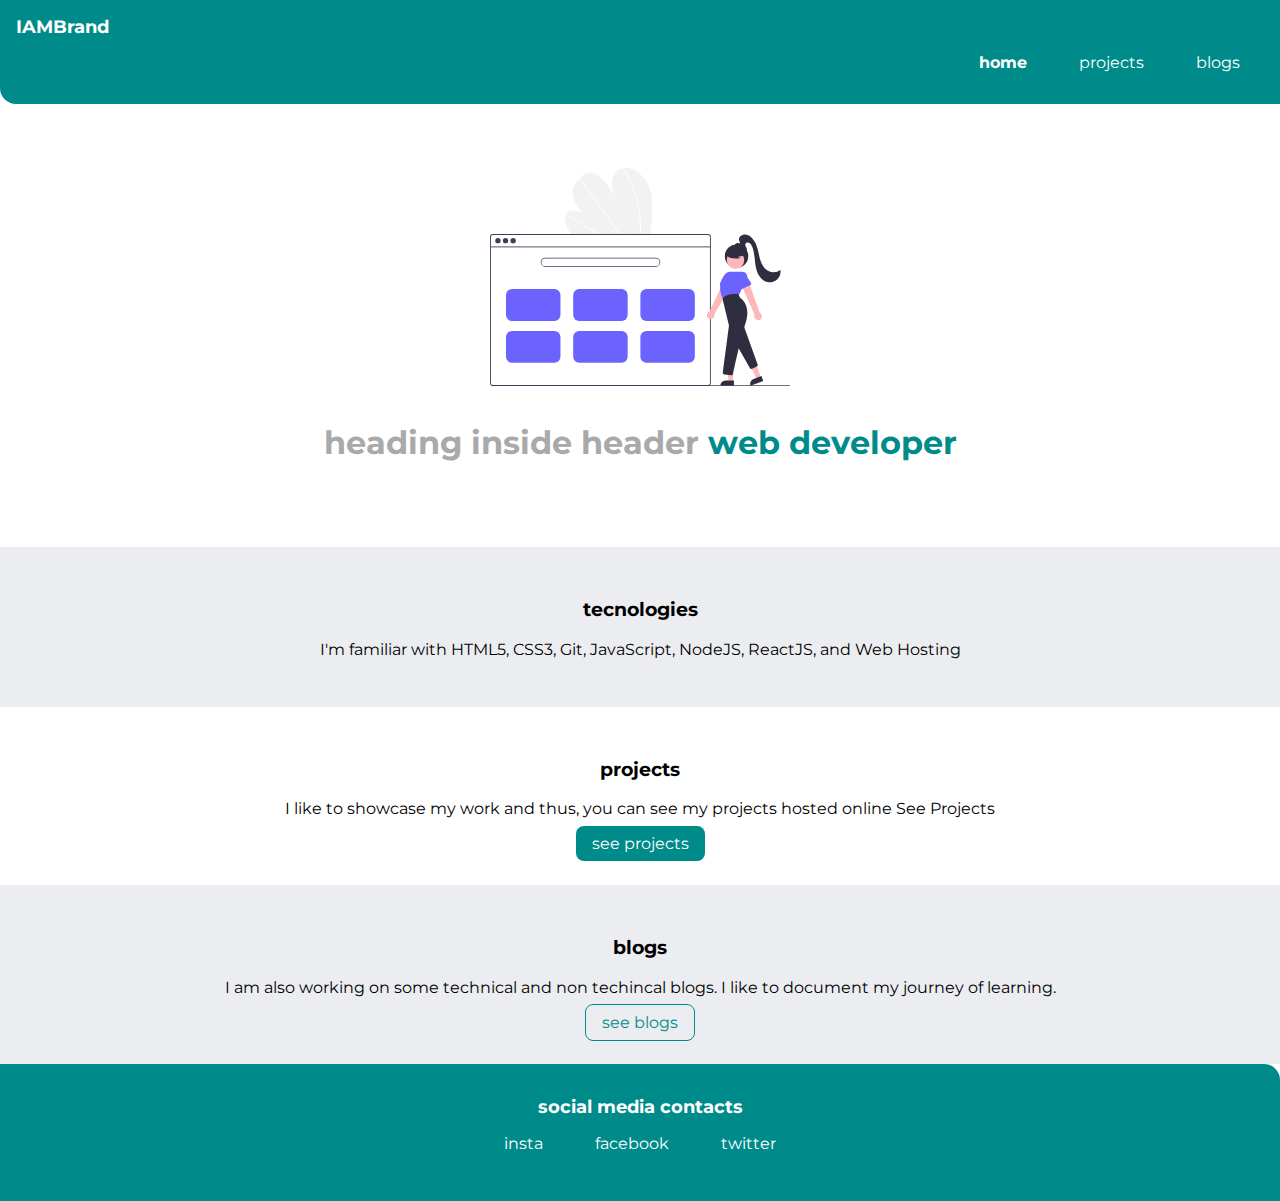
<file: index.html>
<!DOCTYPE html>
<html lang="en">

<head>
    <meta charset="UTF-8">
    <meta http-equiv="X-UA-Compatible" content="IE=edge">
    <meta name="viewport" content="width=device-width, initial-scale=1.0">
    <title>Home For Portfolio</title>
    <link href="style.css" rel="stylesheet" />

</head>


<body>


    <nav class="navigation container">
        <div class="navbrand">IAMBrand</div>

        <ul class="list-non-bullet nav-pills">
            <li class="list-item-inline"><a class="link link-active" href="/">home</a></li>
            <li class="list-item-inline"><a class="link" href="projects.html">projects</a></li>
            <li class="list-item-inline"><a class="link" href="blogs.html">blogs</a></li>
        </ul>
    </nav>


    <header class="hero">

        <img class="hero-img" src="/images/port_logo.svg">
        <h1 class="hero-heading">heading inside header
            <span style="color:var(--primarycolor);">web developer </span>
        </h1>

    </header>

    <section class="section ow">
        <div class="container container-center">
            <h3>tecnologies</h3>
            <p> I'm familiar with HTML5, CSS3, Git, JavaScript, NodeJS, ReactJS, and Web Hosting</p>
        </div>
    </section>

    <section class="section">
        <div class="container container-center">
            <h3>projects</h3>
            <p> I like to showcase my work and thus, you can see my projects hosted online See Projects</p>
            <a class="link plink" href="">see projects</a>
        </div>
    </section>

    <section class="section ow">
        <div class="container container-center">
            <h3>blogs</h3>
            <p> I am also working on some technical and non techincal blogs. I like to document my journey of learning.</p>
            <a class="link slink" href="">see blogs</a>
        </div>
    </section>

    <footer class="footer">

        <div class="footer-header">
            social media contacts
        </div>
        <ul class="social-links list-non-bullet">
            <li class="list-item-inline"><a class="link" href="">insta</a></li>
            <li class="list-item-inline"><a class="link" href="">facebook</a></li>
            <li class="list-item-inline"><a class="link" href="">twitter</a></li>
        </ul>
    </footer>



</body>

</html>
</file>
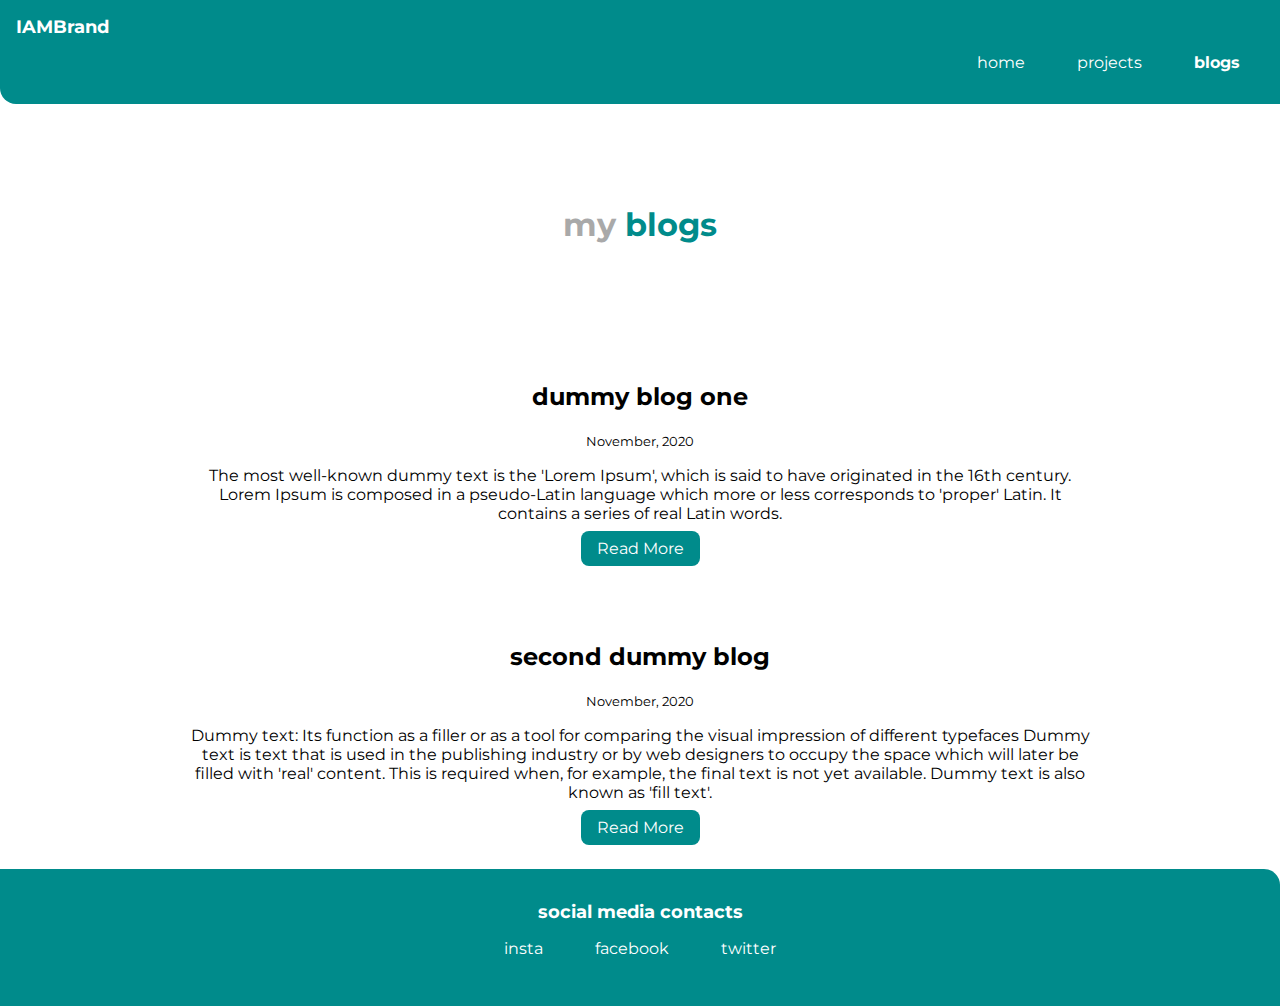
<file: blogs.html>
<!DOCTYPE html>
<html lang="en">

<head>
    <meta charset="UTF-8">
    <meta http-equiv="X-UA-Compatible" content="IE=edge">
    <meta name="viewport" content="width=device-width, initial-scale=1.0">
    <title>rohit port</title>



    <link href="/style.css" rel="stylesheet" />

</head>

<nav class="navigation container">
    <div class="navbrand">IAMBrand</div>

    <ul class="list-non-bullet nav-pills">
        <li class="list-item-inline"><a class="link " href="/">home</a></li>
        <li class="list-item-inline"><a class="link" href="projects.html">projects</a></li>
        <li class="list-item-inline"><a class="link link-active" href="blogs.html">blogs</a></li>
    </ul>
</nav>




<header class="hero">


    <h1 class="hero-heading">my
        <span style="color:var(--primarycolor);">blogs </span>

    </h1>

</header>

<section class="section">
    <div class="container container-center">
        <h2>dummy blog one</h2>
        <small>November, 2020</small>
        <p> The most well-known dummy text is the 'Lorem Ipsum', which is said to have originated in the 16th century. Lorem Ipsum is composed in a pseudo-Latin language which more or less corresponds to 'proper' Latin. It contains a series of real Latin
            words.
        </p>
        <a class="link plink" href="">Read More</a>
    </div>
</section>


<section class="section">
    <div class="container container-center">
        <h2>second dummy blog</h2>
        <small>November, 2020</small>
        <p> Dummy text: Its function as a filler or as a tool for comparing the visual impression of different typefaces Dummy text is text that is used in the publishing industry or by web designers to occupy the space which will later be filled with 'real'
            content. This is required when, for example, the final text is not yet available. Dummy text is also known as 'fill text'.
        </p>
        <a class="link plink" href="">Read More</a>
    </div>
</section>

<footer class="footer">

    <div class="footer-header">
        social media contacts
    </div>
    <ul class="social-links list-non-bullet">
        <li class="list-item-inline"><a class="link" href="">insta</a></li>
        <li class="list-item-inline"><a class="link" href="">facebook</a></li>
        <li class="list-item-inline"><a class="link" href="">twitter</a></li>
    </ul>
</footer>




<body>

</body>

</html>
</file>
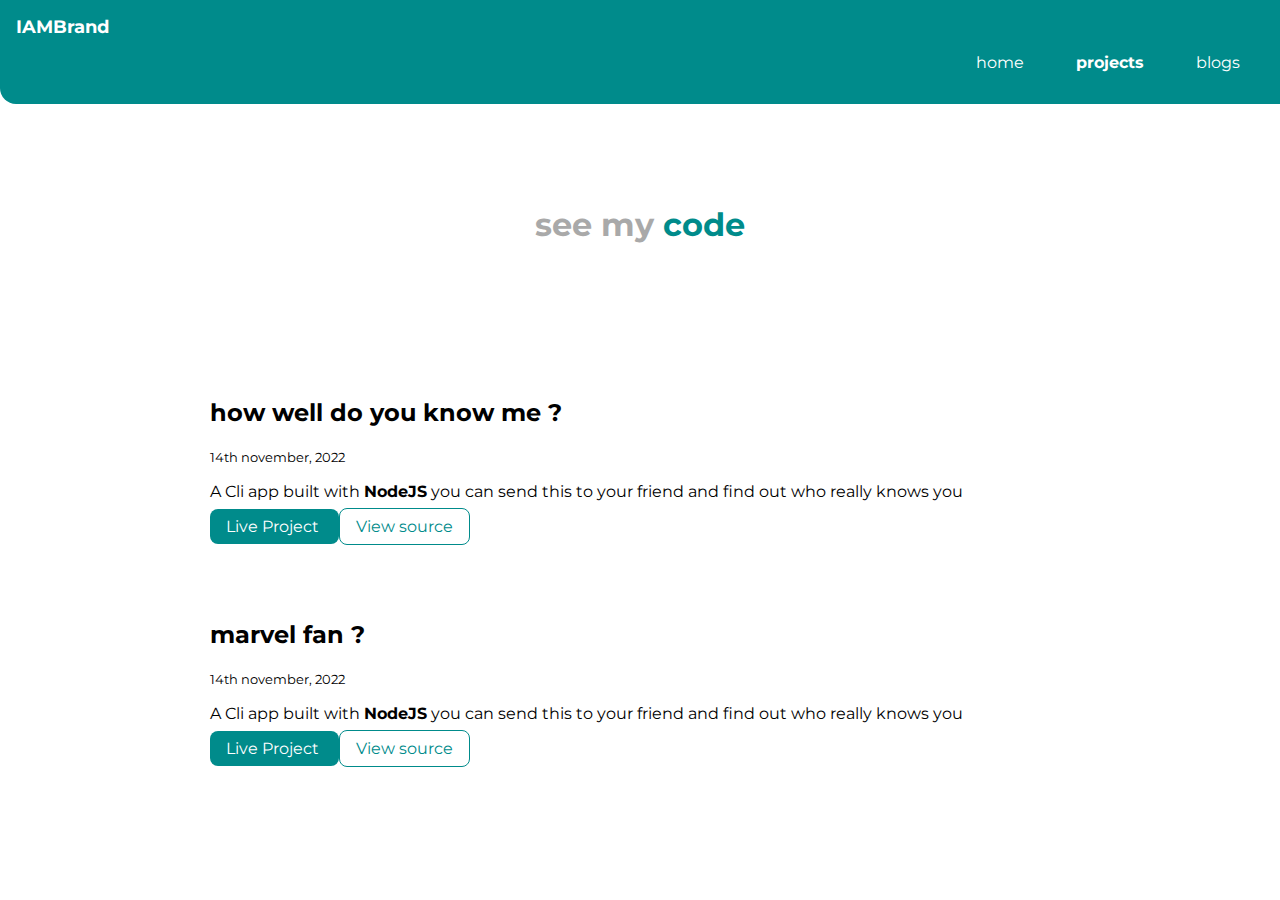
<file: projects.html>
<!DOCTYPE html>
<html lang="en">

<head>
    <meta charset="UTF-8">
    <meta http-equiv="X-UA-Compatible" content="IE=edge">
    <meta name="viewport" content="width=device-width, initial-scale=1.0">
    <title>Home For Portfolio</title>
    <link href="style.css" rel="stylesheet" />

</head>


<body>

    <nav class="navigation container">
        <div class="navbrand">IAMBrand</div>

        <ul class="list-non-bullet nav-pills">
            <li class="list-item-inline"><a class="link " href="/">home</a></li>
            <li class="list-item-inline"><a class="link link-active" href="projects.html">projects</a></li>
            <li class="list-item-inline"><a class="link" href="blogs.html">blogs</a></li>
        </ul>
    </nav>

    <header class="hero">

        <h1 class="hero-heading">see my
            <span style="color:var(--primarycolor);">code </span>
        </h1>

    </header>

    <ul class="list-non-bullet">
        <div class="container container-center pad-sec">

            <li>
                <h2>how well do you know me ?</h2>
                <small>14th november, 2022</small>
                <p>A Cli app built with <strong>NodeJS</strong> you can send this to your friend and find out who really knows you</p>

                <a class="link plink" href="">Live Project </a>
                <a class="link slink" href="">View source</a>
            </li>
        </div>

        <div class="container container-center pad-sec">

            <li>
                <h2>marvel fan ?</h2>
                <small>14th november, 2022</small>
                <p>A Cli app built with <strong>NodeJS</strong> you can send this to your friend and find out who really knows you</p>

                <a class="link plink" href="">Live Project </a>
                <a class="link slink" href="">View source</a>
            </li>
        </div>


    </ul>

</body>

</html>
</file>
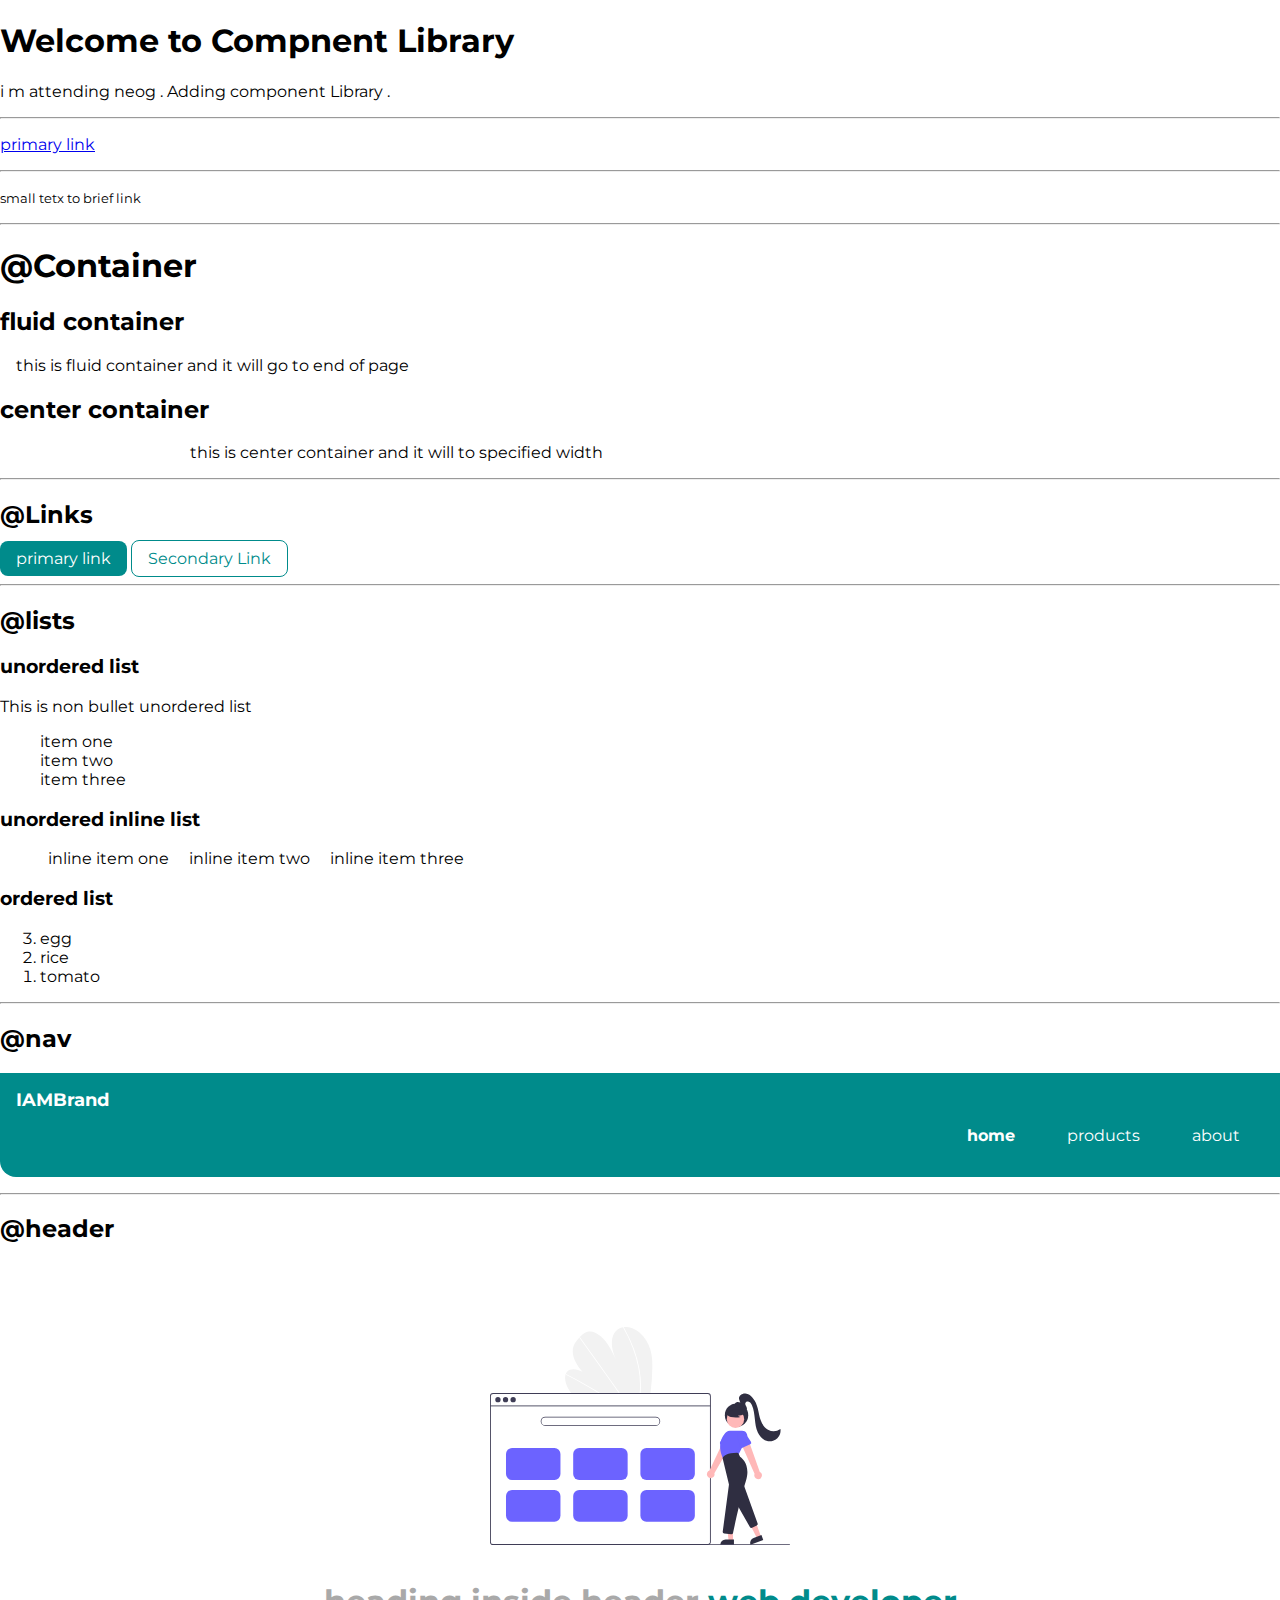
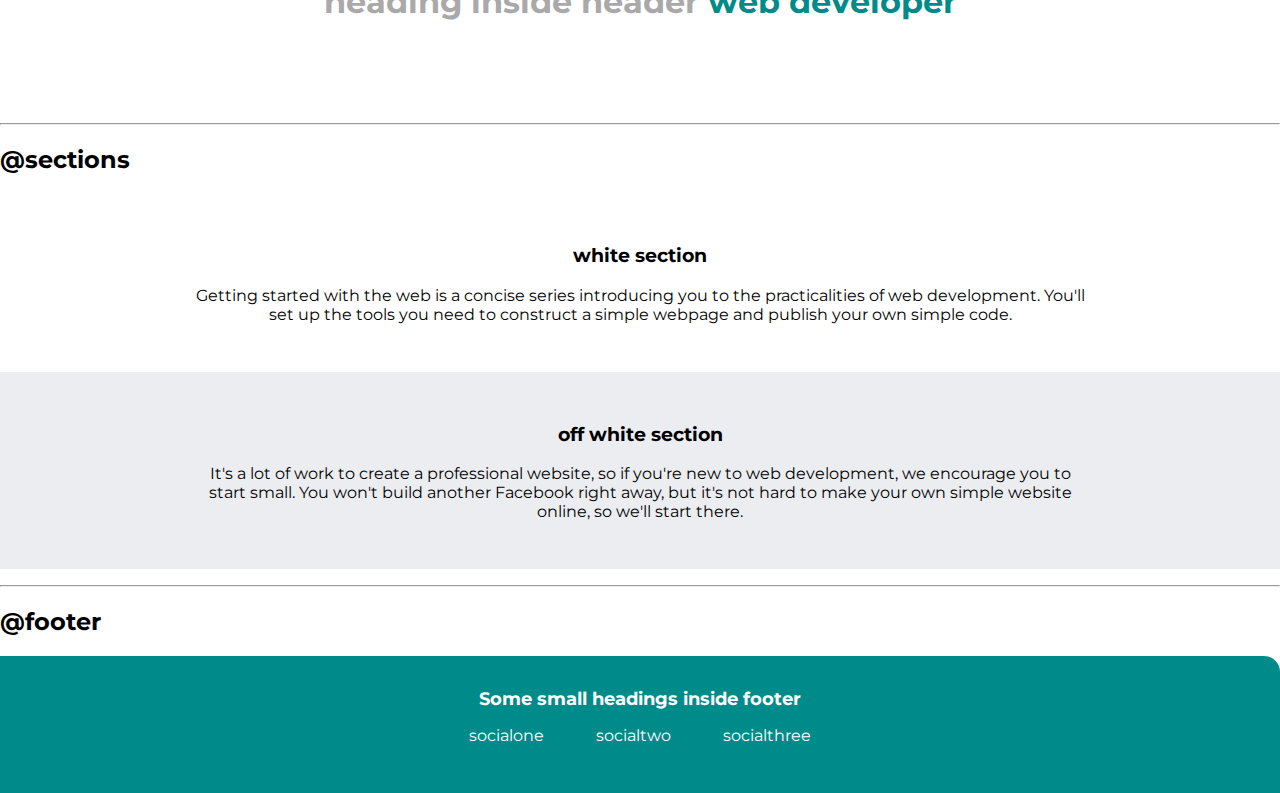
<file: lib/component.html>
<!DOCTYPE html>
<html lang="en">

<head>
    <meta charset="UTF-8">
    <meta http-equiv="X-UA-Compatible" content="IE=edge">
    <meta name="viewport" content="width=device-width, initial-scale=1.0">
    <title>rohit port</title>



    <link href="/style.css" rel="stylesheet" />

</head>




<body>
    <h1> Welcome to Compnent Library </h1>

    <p>
        i m attending neog . Adding component Library .
    </p>

    <hr>
    <a href="/">primary link</a>
    <hr>
    <small>small tetx to brief link </small>

    <hr>
    <h1>@Container</h1>

    <h2>fluid container </h2>
    <div class="container container-fluid">
        this is fluid container and it will go to end of page </div>

    <h2>center container </h2>
    <div class="container container-center">
        this is center container and it will to specified width </div>

    <hr>

    <h2>@Links</h2>
    <a class="link plink" href="">primary link</a>
    <a class="link slink" href="">Secondary Link</a>

    <hr>

    <h2>@lists</h2>
    <h3>unordered list</h3>
    <p>This is non bullet unordered list </p>
    <ul class="list-non-bullet">
        <li>item one </li>
        <li>item two</li>
        <li>item three</li>
    </ul>

    <h3>unordered inline list</h3>
    <ul class="list-non-bullet">
        <li class="list-item-inline">inline item one </li>
        <li class="list-item-inline">inline item two</li>
        <li class="list-item-inline">inline item three</li>
    </ul>

    <h3>ordered list</h3>
    <ol reversed>
        <li>egg </li>
        <li>rice</li>
        <li>tomato</li>
    </ol>

    <hr>

    <h2>@nav</h2>
    <nav class="navigation container">
        <div class="navbrand">IAMBrand</div>

        <ul class="list-non-bullet nav-pills">
            <li class="list-item-inline"><a class="link link-active" href="">home</a></li>
            <li class="list-item-inline"><a class="link" href="">products</a></li>
            <li class="list-item-inline"><a class="link" href="">about</a></li>
        </ul>
    </nav>



    <hr>

    <h2>@header</h2>
    <header class="hero">

        <img class="hero-img" src="/images/port_logo.svg">
        <h1 class="hero-heading">heading inside header
            <span style="color:var(--primarycolor);">web developer </span>
        </h1>

    </header>
    <hr>

    <h2>@sections</h2>

    <section class="section">
        <div class="container container-center">
            <h3>white section</h3>
            <p> Getting started with the web is a concise series introducing you to the practicalities of web development. You'll set up the tools you need to construct a simple webpage and publish your own simple code.</p>
        </div>
    </section>

    <section class="section ow">
        <div class="container container-center">
            <h3>off white section</h3>
            <p> It's a lot of work to create a professional website, so if you're new to web development, we encourage you to start small. You won't build another Facebook right away, but it's not hard to make your own simple website online, so we'll start
                there.
            </p>
        </div>
    </section>

    <hr>

    <h2>@footer</h2>
    <footer class="footer">

        <div class="footer-header">
            Some small headings inside footer
        </div>
        <ul class="social-links list-non-bullet">
            <li class="list-item-inline"><a class="link" href="">socialone</a></li>
            <li class="list-item-inline"><a class="link" href="">socialtwo</a></li>
            <li class="list-item-inline"><a class="link" href="">socialthree</a></li>
        </ul>
    </footer>



</body>

</html>
</file>
<file: style.css>
@import url('https://fonts.googleapis.com/css2?family=Montserrat:wght@400;700&display=swap');
:root {
    --primarycolor: darkcyan;
    --dark-gray: darkgray;
    --off-white: #ebedf0;
}

body {
    font-family: 'Montserrat', sans-serif;
    margin: 0px;
}

hr {
    margin: 1rem 0rem;
}


/*     Container section     */

.container {
    padding: 0rem 1rem;
}

.container-fluid {}

.container-center {
    max-width: 900px;
    margin: auto;
}

.pad-sec {
    padding: 2rem 0rem;
}


/*        @Links        */

.link {
    text-decoration: none;
    padding: 0.5rem 1rem;
}

.plink {
    background-color: var(--primarycolor);
    border-radius: 0.5rem;
    color: white;
}

.slink {
    color: var(--primarycolor);
    border-radius: 0.5rem;
    border: 1px solid var(--primarycolor);
}


/*          @List         */

.list-non-bullet {
    list-style: none;
}

.list-item-inline {
    display: inline;
    padding: 0rem 0.5rem;
}


/*         @navigation area         */

.navigation {
    background-color: var(--primarycolor);
    color: white;
    padding: 1rem;
    border-bottom-left-radius: 1rem;
}

.navigation .navbrand {
    font-weight: bold;
    font-size: 1.1rem;
}

.nav-pills {
    text-align: right;
}

.navigation .link {
    color: white;
}

.link-active {
    font-weight: bold;
}


/*           @header section            */

.hero {
    padding: 4rem;
}

.hero-img {
    max-width: 300px;
    display: block;
    margin: auto;
}

.hero-heading {
    padding-top: 1rem;
    color: var(--dark-gray);
    text-align: center;
}


/*           @sections  area        */

.section {
    padding: 2rem;
    text-align: center;
}

.ow {
    background-color: var(--off-white);
}


/*              footer          */

.footer {
    background-color: var(--primarycolor);
    padding: 2rem 1rem;
    text-align: center;
    color: white;
    border-top-right-radius: 1rem;
}

.footer-header {
    font-weight: bold;
    font-size: large;
}

.footer .link {
    color: white;
}

.footer ul {
    padding-inline-start: 0px;
}
</file>
